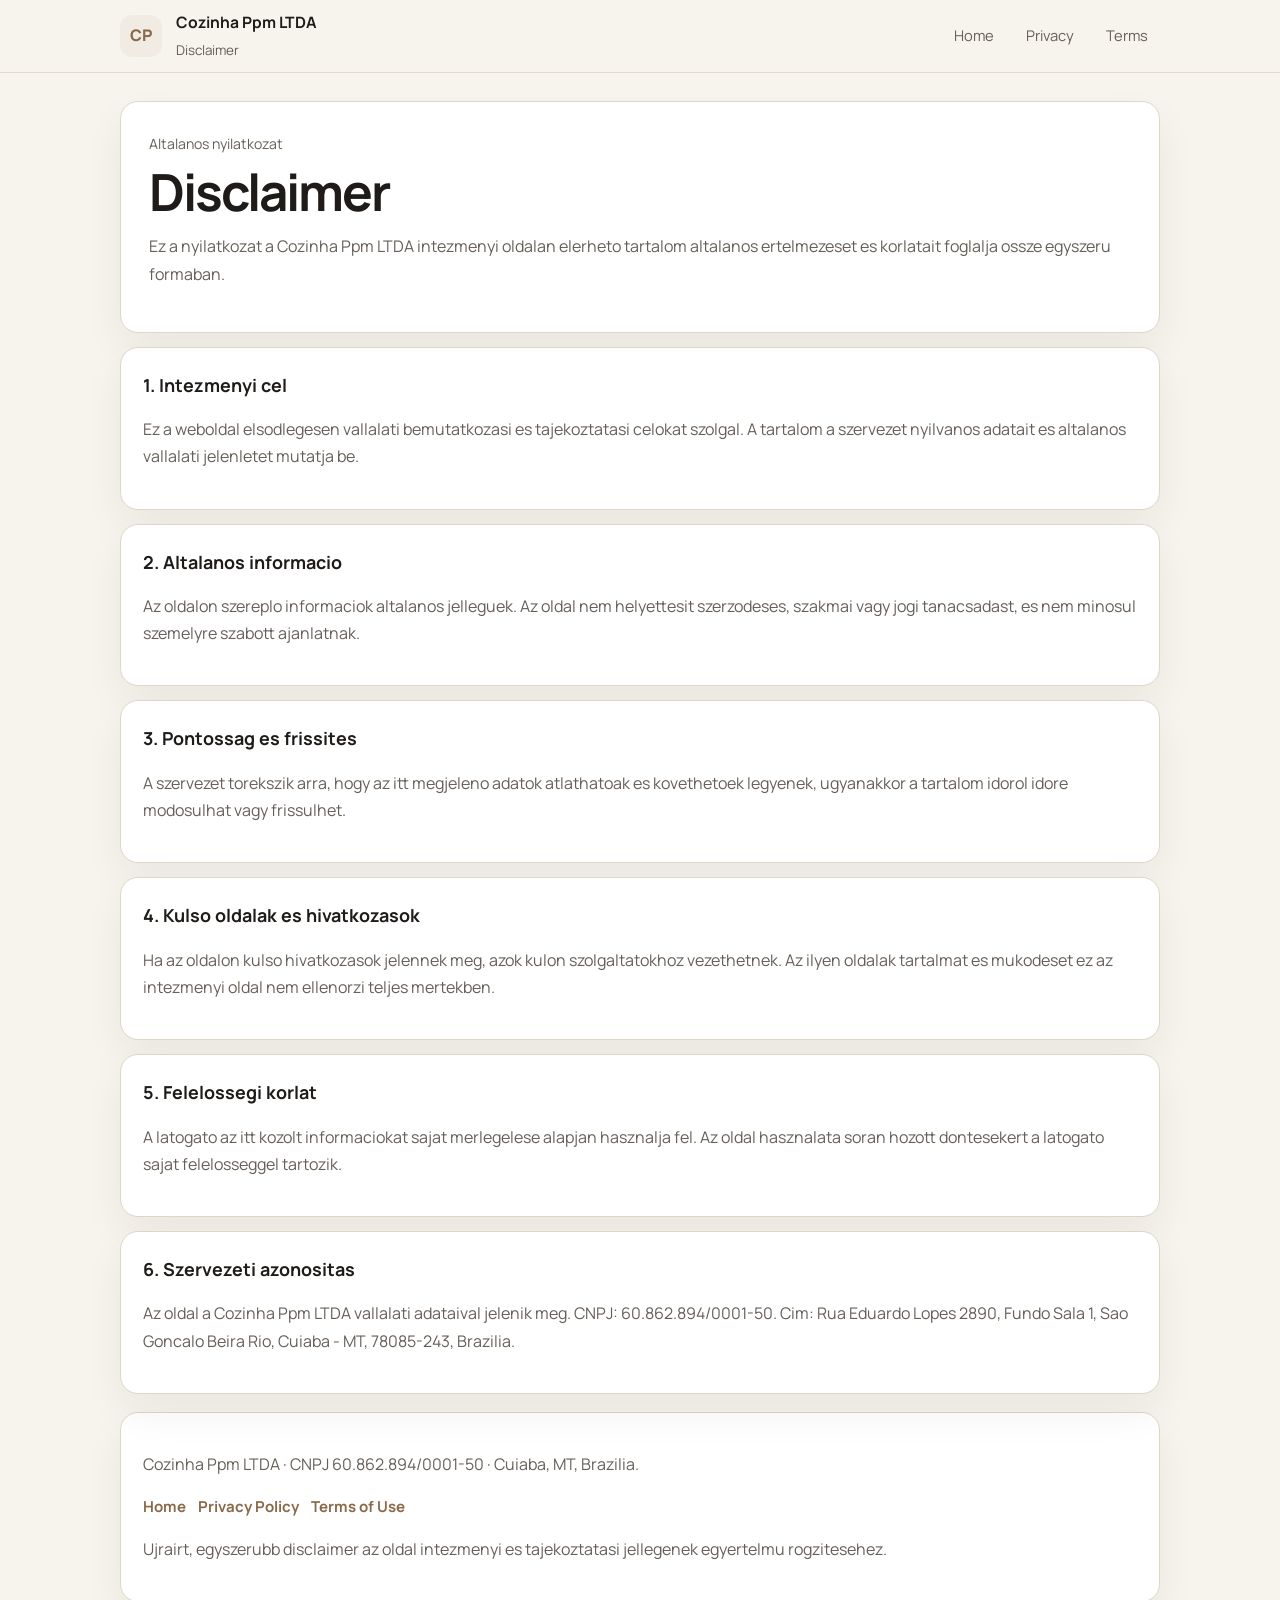
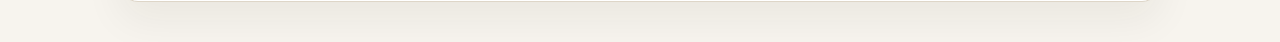
<file: pre/disclaimer.html>
<!DOCTYPE html>
<html lang="hu">
<head>
  <meta charset="UTF-8">
  <meta name="viewport" content="width=device-width, initial-scale=1.0">
  <meta name="robots" content="index,follow">
  <title>Disclaimer | Cozinha Ppm LTDA</title>
  <meta name="description" content="Altalanos felelossegi nyilatkozat a Cozinha Ppm LTDA intezmenyi oldalahoz.">
  <link rel="preconnect" href="https://fonts.googleapis.com">
  <link rel="preconnect" href="https://fonts.gstatic.com" crossorigin>
  <link href="https://fonts.googleapis.com/css2?family=Manrope:wght@400;500;600;700;800&display=swap" rel="stylesheet">
  <style>
    :root { --bg:#f7f4ee; --surface:#fff; --surface-alt:#f1ece3; --line:#ded6c8; --text:#1e1b18; --muted:#665f57; --accent:#8a6948; --radius:18px; --shadow:0 18px 40px rgba(33,27,19,.06); --max:1040px; }
    * { box-sizing:border-box; } body { margin:0; font-family:"Manrope",sans-serif; background:var(--bg); color:var(--text); line-height:1.7; }
    a { color:inherit; text-decoration:none; } .page { width:min(calc(100% - 28px),var(--max)); margin:0 auto; padding-bottom:40px; }
    header { position:sticky; top:0; background:rgba(247,244,238,.94); backdrop-filter:blur(10px); border-bottom:1px solid rgba(222,214,200,.85); }
    .topbar { width:min(calc(100% - 28px),var(--max)); margin:0 auto; min-height:72px; display:flex; align-items:center; justify-content:space-between; gap:18px; }
    .brand { display:flex; align-items:center; gap:14px; } .brand-mark { width:42px; height:42px; border-radius:12px; display:grid; place-items:center; background:var(--surface-alt); color:var(--accent); font-weight:800; }
    .brand strong { display:block; font-size:.98rem; } .brand small, .muted { color:var(--muted); font-size:.84rem; } nav { display:flex; gap:8px; flex-wrap:wrap; } nav a { padding:9px 12px; border-radius:999px; color:var(--muted); font-size:.92rem; } nav a:hover { background:var(--surface-alt); color:var(--text); }
    .hero, .block { background:var(--surface); border:1px solid var(--line); border-radius:var(--radius); box-shadow:var(--shadow); }
    .hero { margin-top:28px; padding:28px; } .hero span { color:var(--muted); font-size:.88rem; } h1 { margin:8px 0 10px; font-size:clamp(2rem,4vw,3.3rem); line-height:1.02; letter-spacing:-.04em; }
    .grid { display:grid; gap:14px; margin-top:14px; } .block { padding:22px; } h2 { margin:0 0 10px; font-size:1.12rem; } p, li { color:var(--muted); } ul { margin:0; padding-left:18px; }
    footer { margin-top:18px; padding:22px; background:var(--surface); border:1px solid var(--line); border-radius:var(--radius); box-shadow:var(--shadow); } .footer-links { display:flex; flex-wrap:wrap; gap:12px; margin:10px 0; } .footer-links a { color:var(--accent); font-weight:700; font-size:.94rem; }
  </style>
</head>
<body>
  <header>
    <div class="topbar">
      <div class="brand">
        <div class="brand-mark">CP</div>
        <div><strong>Cozinha Ppm LTDA</strong><small>Disclaimer</small></div>
      </div>
      <nav>
        <a href="index.html">Home</a>
        <a href="privacy.html">Privacy</a>
        <a href="terms.html">Terms</a>
      </nav>
    </div>
  </header>
  <div class="page">
    <section class="hero">
      <span>Altalanos nyilatkozat</span>
      <h1>Disclaimer</h1>
      <p>Ez a nyilatkozat a Cozinha Ppm LTDA intezmenyi oldalan elerheto tartalom altalanos ertelmezeset es korlatait foglalja ossze egyszeru formaban.</p>
    </section>
    <div class="grid">
      <section class="block">
        <h2>1. Intezmenyi cel</h2>
        <p>Ez a weboldal elsodlegesen vallalati bemutatkozasi es tajekoztatasi celokat szolgal. A tartalom a szervezet nyilvanos adatait es altalanos vallalati jelenletet mutatja be.</p>
      </section>
      <section class="block">
        <h2>2. Altalanos informacio</h2>
        <p>Az oldalon szereplo informaciok altalanos jelleguek. Az oldal nem helyettesit szerzodeses, szakmai vagy jogi tanacsadast, es nem minosul szemelyre szabott ajanlatnak.</p>
      </section>
      <section class="block">
        <h2>3. Pontossag es frissites</h2>
        <p>A szervezet torekszik arra, hogy az itt megjeleno adatok atlathatoak es kovethetoek legyenek, ugyanakkor a tartalom idorol idore modosulhat vagy frissulhet.</p>
      </section>
      <section class="block">
        <h2>4. Kulso oldalak es hivatkozasok</h2>
        <p>Ha az oldalon kulso hivatkozasok jelennek meg, azok kulon szolgaltatokhoz vezethetnek. Az ilyen oldalak tartalmat es mukodeset ez az intezmenyi oldal nem ellenorzi teljes mertekben.</p>
      </section>
      <section class="block">
        <h2>5. Felelossegi korlat</h2>
        <p>A latogato az itt kozolt informaciokat sajat merlegelese alapjan hasznalja fel. Az oldal hasznalata soran hozott dontesekert a latogato sajat felelosseggel tartozik.</p>
      </section>
      <section class="block">
        <h2>6. Szervezeti azonositas</h2>
        <p>Az oldal a Cozinha Ppm LTDA vallalati adataival jelenik meg. CNPJ: 60.862.894/0001-50. Cim: Rua Eduardo Lopes 2890, Fundo Sala 1, Sao Goncalo Beira Rio, Cuiaba - MT, 78085-243, Brazilia.</p>
      </section>
    </div>
    <footer>
      <p>Cozinha Ppm LTDA · CNPJ 60.862.894/0001-50 · Cuiaba, MT, Brazilia.</p>
      <div class="footer-links">
        <a href="index.html">Home</a>
        <a href="privacy.html">Privacy Policy</a>
        <a href="terms.html">Terms of Use</a>
      </div>
      <p>Ujrairt, egyszerubb disclaimer az oldal intezmenyi es tajekoztatasi jellegenek egyertelmu rogzitesehez.</p>
    </footer>
  </div>
</body>
</html>
</file>
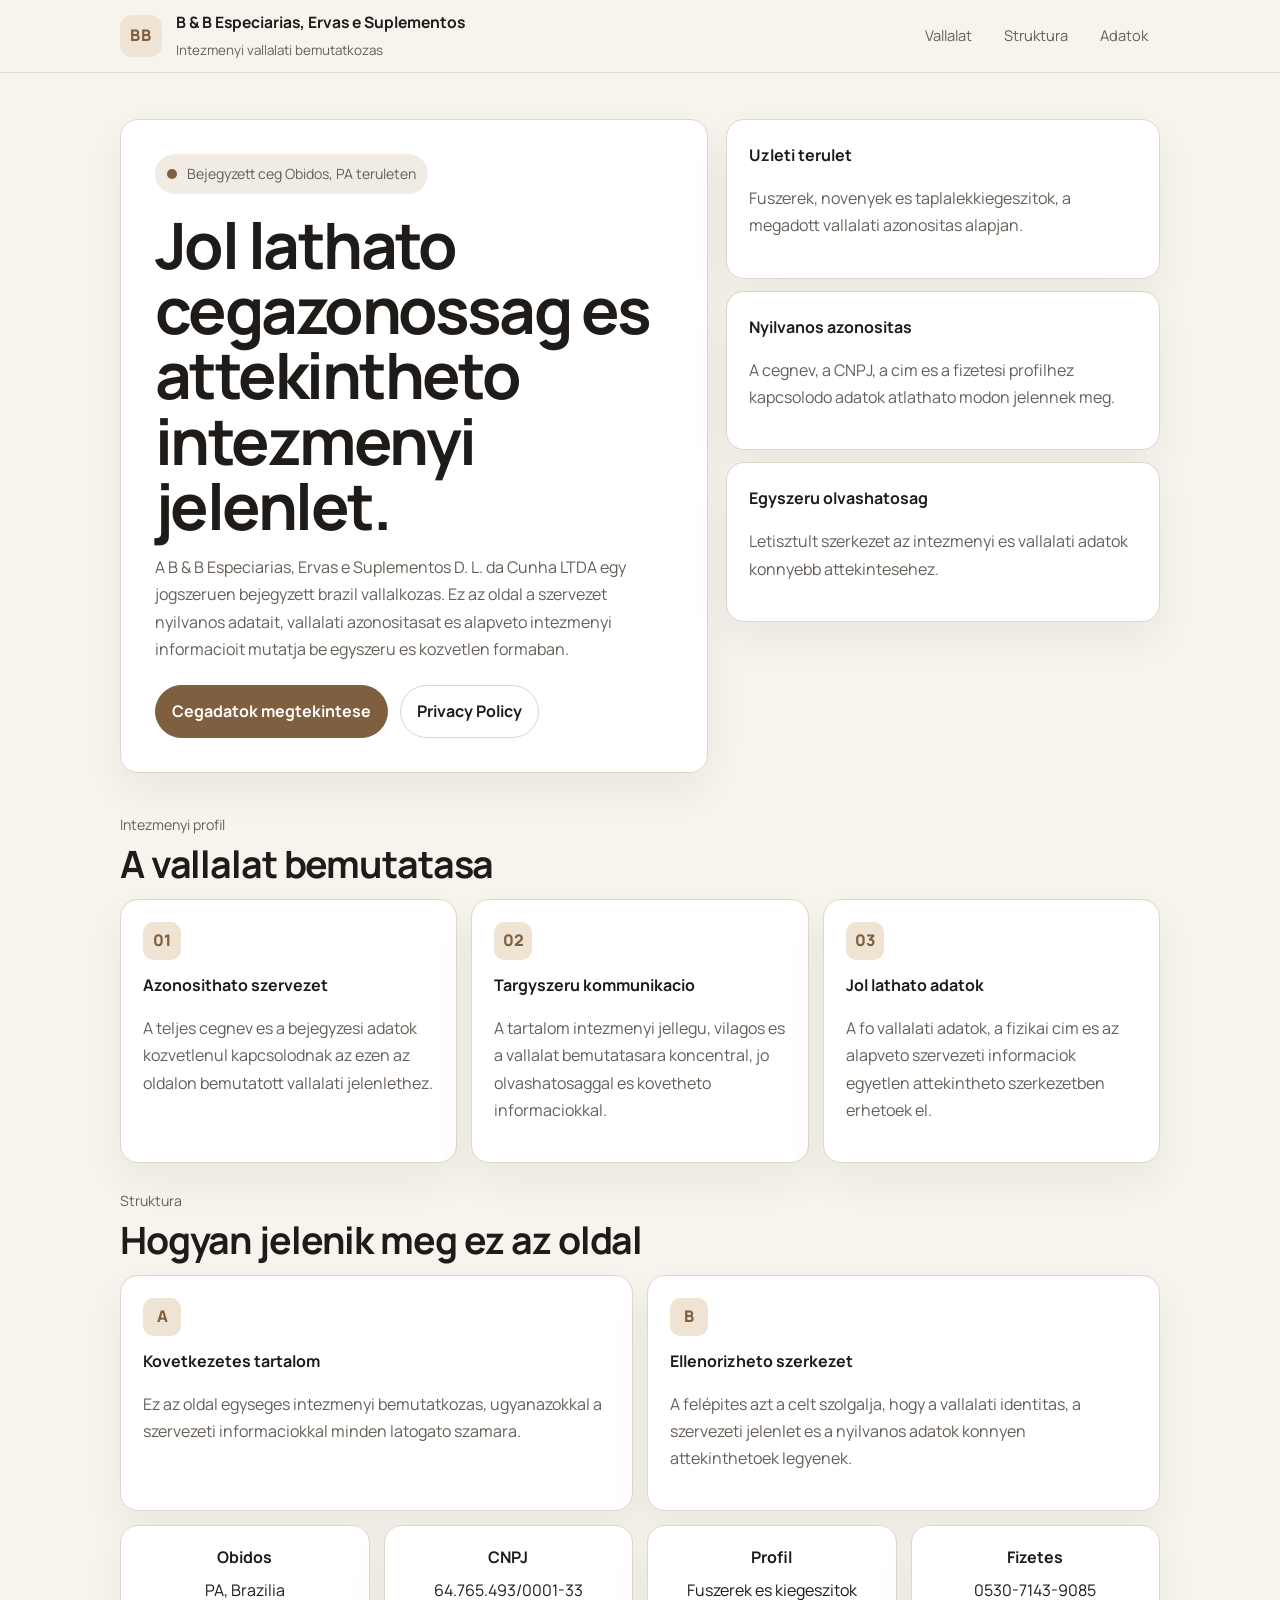
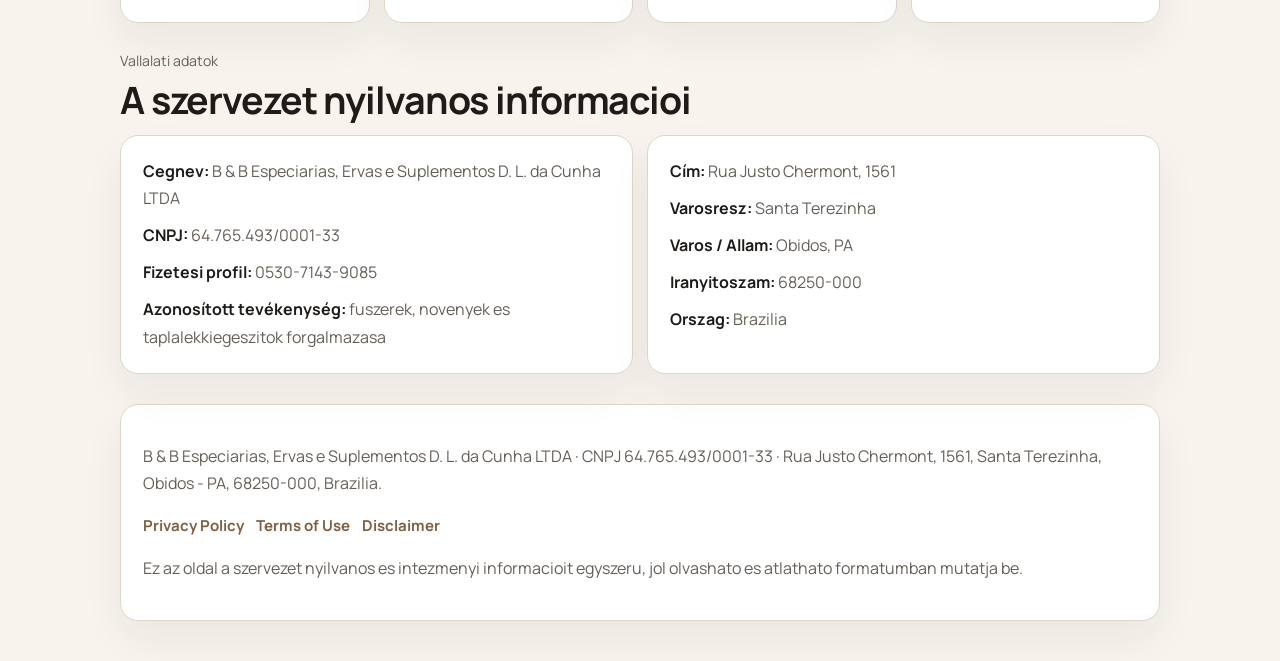
<file: pre/pre.html>
<!DOCTYPE html>
<html lang="hu">
<head>
  <meta charset="UTF-8">
  <meta name="viewport" content="width=device-width, initial-scale=1.0">
  <meta name="robots" content="index,follow">
  <title>B &amp; B Especiarias, Ervas e Suplementos | Intezmenyi bemutatkozas</title>
  <meta name="description" content="A B &amp; B Especiarias, Ervas e Suplementos D. L. da Cunha LTDA intezmenyi oldala, jol lathato cegadatokkal es attekintheto vallalati jelenlettel Obidos, PA teruleten.">
  <link rel="preconnect" href="https://fonts.googleapis.com">
  <link rel="preconnect" href="https://fonts.gstatic.com" crossorigin>
  <link href="https://fonts.googleapis.com/css2?family=Manrope:wght@400;500;600;700;800&display=swap" rel="stylesheet">
  <style>
    :root {
      --bg: #f7f4ee;
      --surface: #ffffff;
      --surface-alt: #f1ece3;
      --line: #ded6c8;
      --text: #1e1b18;
      --muted: #665f57;
      --accent: #7f5f3f;
      --accent-soft: #efe4d4;
      --radius: 18px;
      --shadow: 0 18px 40px rgba(33, 27, 19, 0.06);
      --max: 1040px;
    }

    * { box-sizing: border-box; }
    html { scroll-behavior: smooth; }
    body {
      margin: 0;
      font-family: "Manrope", sans-serif;
      background: var(--bg);
      color: var(--text);
      line-height: 1.7;
    }

    a {
      color: inherit;
      text-decoration: none;
    }

    .page {
      width: min(calc(100% - 28px), var(--max));
      margin: 0 auto;
      padding-bottom: 40px;
    }

    header {
      position: sticky;
      top: 0;
      z-index: 20;
      background: rgba(247, 244, 238, 0.94);
      backdrop-filter: blur(10px);
      border-bottom: 1px solid rgba(222, 214, 200, 0.85);
    }

    .topbar {
      width: min(calc(100% - 28px), var(--max));
      margin: 0 auto;
      min-height: 72px;
      display: flex;
      align-items: center;
      justify-content: space-between;
      gap: 18px;
    }

    .brand {
      display: flex;
      align-items: center;
      gap: 14px;
      min-width: 0;
    }

    .brand-mark {
      width: 42px;
      height: 42px;
      border-radius: 12px;
      display: grid;
      place-items: center;
      background: var(--accent-soft);
      color: var(--accent);
      font-weight: 800;
      letter-spacing: 0.04em;
    }

    .brand strong {
      display: block;
      font-size: 0.98rem;
    }

    .brand small {
      color: var(--muted);
      font-size: 0.84rem;
    }

    nav {
      display: flex;
      flex-wrap: wrap;
      gap: 8px;
    }

    nav a {
      padding: 9px 12px;
      border-radius: 999px;
      color: var(--muted);
      font-size: 0.92rem;
    }

    nav a:hover {
      background: var(--surface-alt);
      color: var(--text);
    }

    .hero {
      padding: 46px 0 26px;
      display: grid;
      grid-template-columns: 1.15fr 0.85fr;
      gap: 18px;
      align-items: start;
    }

    .panel, .card {
      background: var(--surface);
      border: 1px solid var(--line);
      border-radius: var(--radius);
      box-shadow: var(--shadow);
    }

    .hero-main {
      padding: 34px;
    }

    .eyebrow {
      display: inline-flex;
      align-items: center;
      gap: 10px;
      padding: 8px 12px;
      border-radius: 999px;
      background: var(--surface-alt);
      color: var(--muted);
      font-size: 0.88rem;
    }

    .dot {
      width: 10px;
      height: 10px;
      border-radius: 50%;
      background: var(--accent);
    }

    h1 {
      margin: 18px 0 14px;
      font-size: clamp(2.2rem, 5vw, 4rem);
      line-height: 1.02;
      letter-spacing: -0.04em;
      max-width: 12ch;
    }

    .hero-main p,
    .card p,
    .summary p,
    footer p,
    li {
      color: var(--muted);
    }

    .actions {
      display: flex;
      flex-wrap: wrap;
      gap: 12px;
      margin-top: 22px;
    }

    .button {
      display: inline-flex;
      align-items: center;
      justify-content: center;
      padding: 12px 16px;
      border-radius: 999px;
      font-weight: 700;
      border: 1px solid var(--line);
    }

    .button.primary {
      background: var(--accent);
      color: #fff;
      border-color: var(--accent);
    }

    .hero-side {
      display: grid;
      gap: 12px;
    }

    .summary {
      padding: 22px;
    }

    .summary strong {
      display: block;
      margin-bottom: 6px;
      font-size: 1rem;
    }

    section {
      padding: 12px 0;
    }

    .section-head {
      margin-bottom: 14px;
    }

    .section-head span {
      color: var(--muted);
      font-size: 0.88rem;
    }

    h2 {
      margin: 6px 0 0;
      font-size: clamp(1.55rem, 3vw, 2.35rem);
      line-height: 1.08;
      letter-spacing: -0.03em;
    }

    .grid-3, .grid-2, .facts-grid {
      display: grid;
      gap: 14px;
    }

    .grid-3 { grid-template-columns: repeat(3, minmax(0, 1fr)); }
    .grid-2 { grid-template-columns: repeat(2, minmax(0, 1fr)); }
    .facts-grid { grid-template-columns: repeat(4, minmax(0, 1fr)); }

    .card {
      padding: 22px;
    }

    .icon {
      width: 38px;
      height: 38px;
      border-radius: 10px;
      display: grid;
      place-items: center;
      background: var(--accent-soft);
      color: var(--accent);
      font-weight: 800;
      margin-bottom: 12px;
    }

    .card h3 {
      margin: 0 0 10px;
      font-size: 1rem;
    }

    .facts {
      list-style: none;
      margin: 0;
      padding: 0;
    }

    .facts li + li {
      margin-top: 10px;
    }

    .facts strong {
      color: var(--text);
    }

    .mini {
      padding: 18px;
      text-align: center;
    }

    .mini strong {
      display: block;
      margin-bottom: 5px;
      font-size: 1rem;
      color: var(--text);
    }

    footer {
      margin-top: 18px;
      padding: 22px;
    }

    .footer-links {
      display: flex;
      flex-wrap: wrap;
      gap: 12px;
      margin: 10px 0;
    }

    .footer-links a {
      color: var(--accent);
      font-weight: 700;
      font-size: 0.94rem;
    }

    @media (max-width: 920px) {
      .hero,
      .grid-3,
      .grid-2,
      .facts-grid {
        grid-template-columns: 1fr;
      }

      .topbar {
        padding: 10px 0;
        align-items: flex-start;
        flex-direction: column;
      }
    }
  </style>
</head>
<body>
  <header>
    <div class="topbar">
      <div class="brand">
        <div class="brand-mark">BB</div>
        <div>
          <strong>B &amp; B Especiarias, Ervas e Suplementos</strong>
          <small>Intezmenyi vallalati bemutatkozas</small>
        </div>
      </div>
      <nav>
        <a href="#vallalat">Vallalat</a>
        <a href="#struktura">Struktura</a>
        <a href="#adatok">Adatok</a>
      </nav>
    </div>
  </header>

  <div class="page">
    <main>
      <section class="hero">
        <article class="panel hero-main">
          <div class="eyebrow">
            <span class="dot"></span>
            Bejegyzett ceg Obidos, PA teruleten
          </div>
          <h1>Jol lathato cegazonossag es attekintheto intezmenyi jelenlet.</h1>
          <p>A B &amp; B Especiarias, Ervas e Suplementos D. L. da Cunha LTDA egy jogszeruen bejegyzett brazil vallalkozas. Ez az oldal a szervezet nyilvanos adatait, vallalati azonositasat es alapveto intezmenyi informacioit mutatja be egyszeru es kozvetlen formaban.</p>
          <div class="actions">
            <a class="button primary" href="#adatok">Cegadatok megtekintese</a>
            <a class="button" href="privacy.html">Privacy Policy</a>
          </div>
        </article>

        <aside class="hero-side">
          <div class="panel summary">
            <strong>Uzleti terulet</strong>
            <p>Fuszerek, novenyek es taplalekkiegeszitok, a megadott vallalati azonositas alapjan.</p>
          </div>
          <div class="panel summary">
            <strong>Nyilvanos azonositas</strong>
            <p>A cegnev, a CNPJ, a cim es a fizetesi profilhez kapcsolodo adatok atlathato modon jelennek meg.</p>
          </div>
          <div class="panel summary">
            <strong>Egyszeru olvashatosag</strong>
            <p>Letisztult szerkezet az intezmenyi es vallalati adatok konnyebb attekintesehez.</p>
          </div>
        </aside>
      </section>

      <section id="vallalat">
        <div class="section-head">
          <span>Intezmenyi profil</span>
          <h2>A vallalat bemutatasa</h2>
        </div>
        <div class="grid-3">
          <article class="card">
            <div class="icon">01</div>
            <h3>Azonosithato szervezet</h3>
            <p>A teljes cegnev es a bejegyzesi adatok kozvetlenul kapcsolodnak az ezen az oldalon bemutatott vallalati jelenlethez.</p>
          </article>
          <article class="card">
            <div class="icon">02</div>
            <h3>Targyszeru kommunikacio</h3>
            <p>A tartalom intezmenyi jellegu, vilagos es a vallalat bemutatasara koncentral, jo olvashatosaggal es kovetheto informaciokkal.</p>
          </article>
          <article class="card">
            <div class="icon">03</div>
            <h3>Jol lathato adatok</h3>
            <p>A fo vallalati adatok, a fizikai cim es az alapveto szervezeti informaciok egyetlen attekintheto szerkezetben erhetoek el.</p>
          </article>
        </div>
      </section>

      <section id="struktura">
        <div class="section-head">
          <span>Struktura</span>
          <h2>Hogyan jelenik meg ez az oldal</h2>
        </div>
        <div class="grid-2">
          <article class="card">
            <div class="icon">A</div>
            <h3>Kovetkezetes tartalom</h3>
            <p>Ez az oldal egyseges intezmenyi bemutatkozas, ugyanazokkal a szervezeti informaciokkal minden latogato szamara.</p>
          </article>
          <article class="card">
            <div class="icon">B</div>
            <h3>Ellenorizheto szerkezet</h3>
            <p>A felépites azt a celt szolgalja, hogy a vallalati identitas, a szervezeti jelenlet es a nyilvanos adatok konnyen attekinthetoek legyenek.</p>
          </article>
        </div>
        <div class="facts-grid" style="margin-top:14px;">
          <div class="panel mini"><strong>Obidos</strong><span>PA, Brazilia</span></div>
          <div class="panel mini"><strong>CNPJ</strong><span>64.765.493/0001-33</span></div>
          <div class="panel mini"><strong>Profil</strong><span>Fuszerek es kiegeszitok</span></div>
          <div class="panel mini"><strong>Fizetes</strong><span>0530-7143-9085</span></div>
        </div>
      </section>

      <section id="adatok">
        <div class="section-head">
          <span>Vallalati adatok</span>
          <h2>A szervezet nyilvanos informacioi</h2>
        </div>
        <div class="grid-2">
          <article class="card">
            <ul class="facts">
              <li><strong>Cegnev:</strong> B &amp; B Especiarias, Ervas e Suplementos D. L. da Cunha LTDA</li>
              <li><strong>CNPJ:</strong> 64.765.493/0001-33</li>
              <li><strong>Fizetesi profil:</strong> 0530-7143-9085</li>
              <li><strong>Azonosított tevékenység:</strong> fuszerek, novenyek es taplalekkiegeszitok forgalmazasa</li>
            </ul>
          </article>
          <article class="card">
            <ul class="facts">
              <li><strong>Cím:</strong> Rua Justo Chermont, 1561</li>
              <li><strong>Varosresz:</strong> Santa Terezinha</li>
              <li><strong>Varos / Allam:</strong> Obidos, PA</li>
              <li><strong>Iranyitoszam:</strong> 68250-000</li>
              <li><strong>Orszag:</strong> Brazilia</li>
            </ul>
          </article>
        </div>
      </section>
    </main>

    <footer class="panel">
      <p>B &amp; B Especiarias, Ervas e Suplementos D. L. da Cunha LTDA · CNPJ 64.765.493/0001-33 · Rua Justo Chermont, 1561, Santa Terezinha, Obidos - PA, 68250-000, Brazilia.</p>
      <div class="footer-links">
        <a href="privacy.html">Privacy Policy</a>
        <a href="terms.html">Terms of Use</a>
        <a href="disclaimer.html">Disclaimer</a>
      </div>
      <p>Ez az oldal a szervezet nyilvanos es intezmenyi informacioit egyszeru, jol olvashato es atlathato formatumban mutatja be.</p>
    </footer>
  </div>
</body>
</html>
</file>
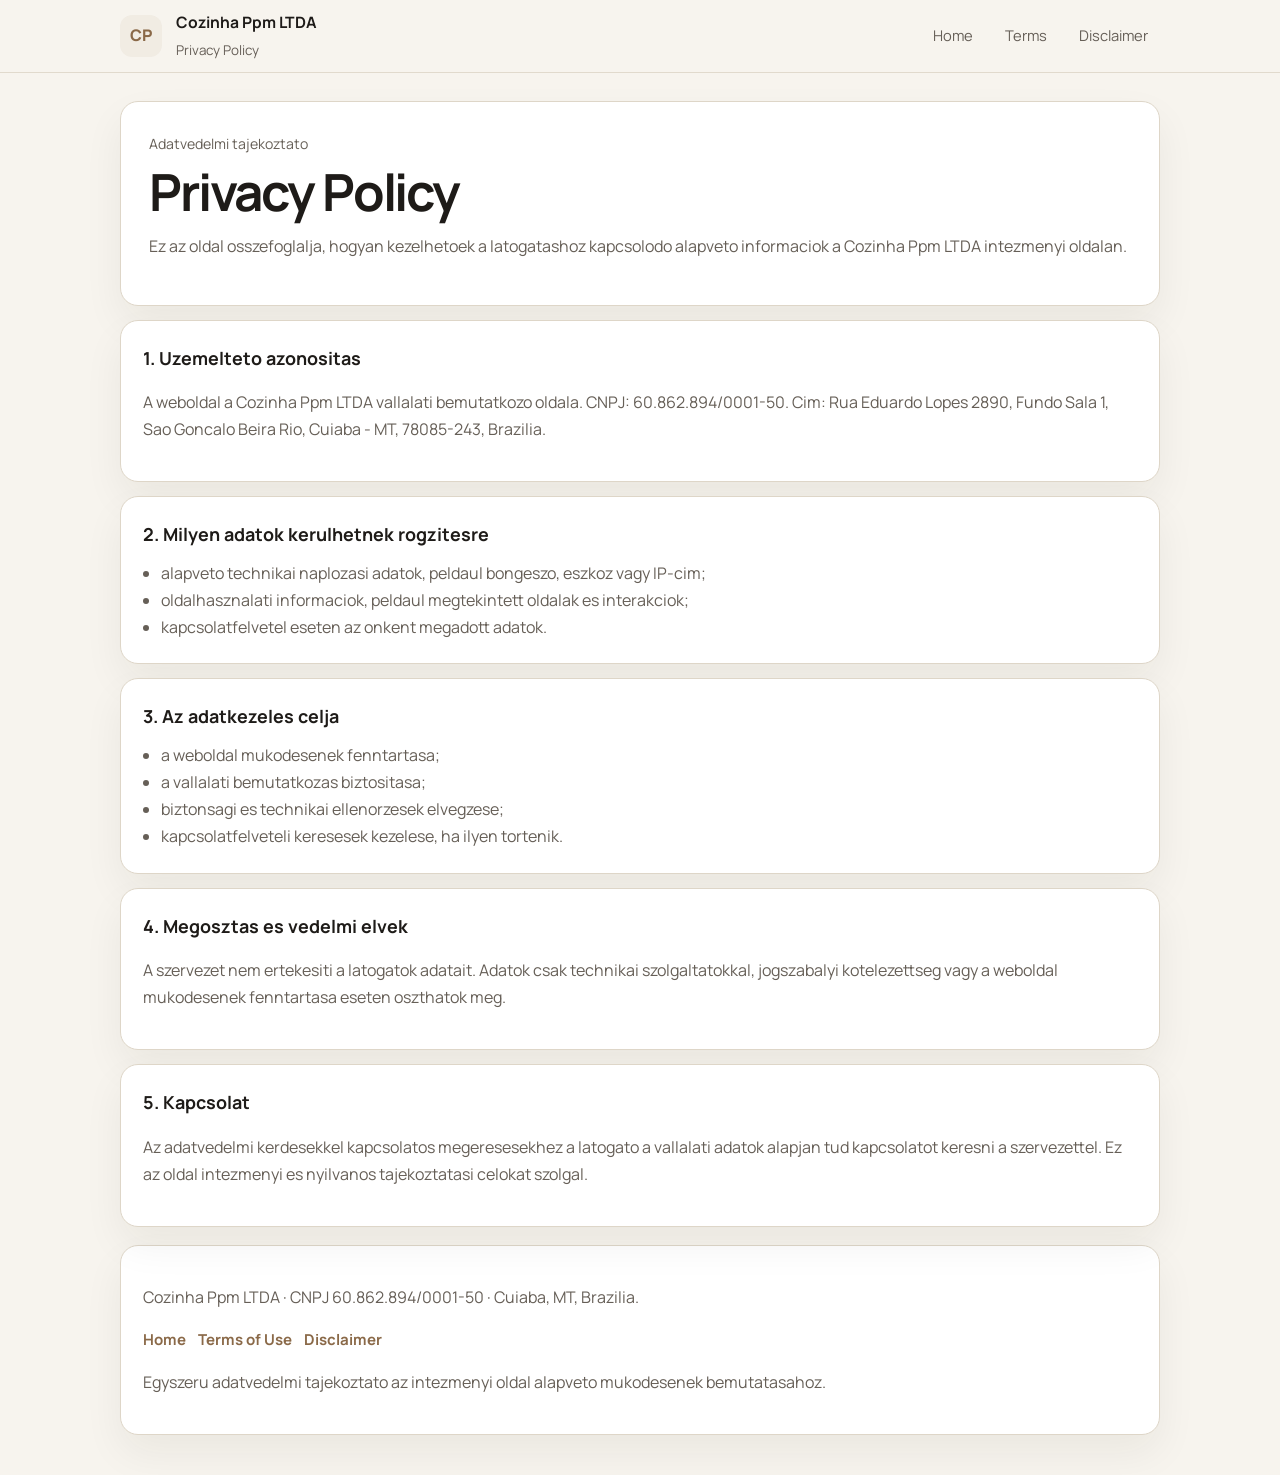
<file: pre/privacy.html>
<!DOCTYPE html>
<html lang="hu">
<head>
  <meta charset="UTF-8">
  <meta name="viewport" content="width=device-width, initial-scale=1.0">
  <meta name="robots" content="index,follow">
  <title>Privacy Policy | Cozinha Ppm LTDA</title>
  <meta name="description" content="Adatvedelmi tajekoztato a Cozinha Ppm LTDA oldalahoz.">
  <link rel="preconnect" href="https://fonts.googleapis.com">
  <link rel="preconnect" href="https://fonts.gstatic.com" crossorigin>
  <link href="https://fonts.googleapis.com/css2?family=Manrope:wght@400;500;600;700;800&display=swap" rel="stylesheet">
  <style>
    :root { --bg:#f7f4ee; --surface:#fff; --surface-alt:#f1ece3; --line:#ded6c8; --text:#1e1b18; --muted:#665f57; --accent:#8a6948; --radius:18px; --shadow:0 18px 40px rgba(33,27,19,.06); --max:1040px; }
    * { box-sizing:border-box; } body { margin:0; font-family:"Manrope",sans-serif; background:var(--bg); color:var(--text); line-height:1.7; }
    a { color:inherit; text-decoration:none; } .page { width:min(calc(100% - 28px),var(--max)); margin:0 auto; padding-bottom:40px; }
    header { position:sticky; top:0; background:rgba(247,244,238,.94); backdrop-filter:blur(10px); border-bottom:1px solid rgba(222,214,200,.85); }
    .topbar { width:min(calc(100% - 28px),var(--max)); margin:0 auto; min-height:72px; display:flex; align-items:center; justify-content:space-between; gap:18px; }
    .brand { display:flex; align-items:center; gap:14px; } .brand-mark { width:42px; height:42px; border-radius:12px; display:grid; place-items:center; background:var(--surface-alt); color:var(--accent); font-weight:800; }
    .brand strong { display:block; font-size:.98rem; } .brand small, .muted { color:var(--muted); font-size:.84rem; } nav { display:flex; gap:8px; flex-wrap:wrap; } nav a { padding:9px 12px; border-radius:999px; color:var(--muted); font-size:.92rem; } nav a:hover { background:var(--surface-alt); color:var(--text); }
    .hero, .block { background:var(--surface); border:1px solid var(--line); border-radius:var(--radius); box-shadow:var(--shadow); }
    .hero { margin-top:28px; padding:28px; } .hero span { color:var(--muted); font-size:.88rem; } h1 { margin:8px 0 10px; font-size:clamp(2rem,4vw,3.3rem); line-height:1.02; letter-spacing:-.04em; }
    .grid { display:grid; gap:14px; margin-top:14px; } .block { padding:22px; } h2 { margin:0 0 10px; font-size:1.12rem; } p, li { color:var(--muted); } ul { margin:0; padding-left:18px; }
    footer { margin-top:18px; padding:22px; background:var(--surface); border:1px solid var(--line); border-radius:var(--radius); box-shadow:var(--shadow); } .footer-links { display:flex; flex-wrap:wrap; gap:12px; margin:10px 0; } .footer-links a { color:var(--accent); font-weight:700; font-size:.94rem; }
  </style>
</head>
<body>
  <header>
    <div class="topbar">
      <div class="brand">
        <div class="brand-mark">CP</div>
        <div><strong>Cozinha Ppm LTDA</strong><small>Privacy Policy</small></div>
      </div>
      <nav>
        <a href="index.html">Home</a>
        <a href="terms.html">Terms</a>
        <a href="disclaimer.html">Disclaimer</a>
      </nav>
    </div>
  </header>
  <div class="page">
    <section class="hero">
      <span>Adatvedelmi tajekoztato</span>
      <h1>Privacy Policy</h1>
      <p>Ez az oldal osszefoglalja, hogyan kezelhetoek a latogatashoz kapcsolodo alapveto informaciok a Cozinha Ppm LTDA intezmenyi oldalan.</p>
    </section>
    <div class="grid">
      <section class="block">
        <h2>1. Uzemelteto azonositas</h2>
        <p>A weboldal a Cozinha Ppm LTDA vallalati bemutatkozo oldala. CNPJ: 60.862.894/0001-50. Cim: Rua Eduardo Lopes 2890, Fundo Sala 1, Sao Goncalo Beira Rio, Cuiaba - MT, 78085-243, Brazilia.</p>
      </section>
      <section class="block">
        <h2>2. Milyen adatok kerulhetnek rogzitesre</h2>
        <ul>
          <li>alapveto technikai naplozasi adatok, peldaul bongeszo, eszkoz vagy IP-cim;</li>
          <li>oldalhasznalati informaciok, peldaul megtekintett oldalak es interakciok;</li>
          <li>kapcsolatfelvetel eseten az onkent megadott adatok.</li>
        </ul>
      </section>
      <section class="block">
        <h2>3. Az adatkezeles celja</h2>
        <ul>
          <li>a weboldal mukodesenek fenntartasa;</li>
          <li>a vallalati bemutatkozas biztositasa;</li>
          <li>biztonsagi es technikai ellenorzesek elvegzese;</li>
          <li>kapcsolatfelveteli keresesek kezelese, ha ilyen tortenik.</li>
        </ul>
      </section>
      <section class="block">
        <h2>4. Megosztas es vedelmi elvek</h2>
        <p>A szervezet nem ertekesiti a latogatok adatait. Adatok csak technikai szolgaltatokkal, jogszabalyi kotelezettseg vagy a weboldal mukodesenek fenntartasa eseten oszthatok meg.</p>
      </section>
      <section class="block">
        <h2>5. Kapcsolat</h2>
        <p>Az adatvedelmi kerdesekkel kapcsolatos megeresesekhez a latogato a vallalati adatok alapjan tud kapcsolatot keresni a szervezettel. Ez az oldal intezmenyi es nyilvanos tajekoztatasi celokat szolgal.</p>
      </section>
    </div>
    <footer>
      <p>Cozinha Ppm LTDA · CNPJ 60.862.894/0001-50 · Cuiaba, MT, Brazilia.</p>
      <div class="footer-links">
        <a href="index.html">Home</a>
        <a href="terms.html">Terms of Use</a>
        <a href="disclaimer.html">Disclaimer</a>
      </div>
      <p>Egyszeru adatvedelmi tajekoztato az intezmenyi oldal alapveto mukodesenek bemutatasahoz.</p>
    </footer>
  </div>
</body>
</html>
</file>
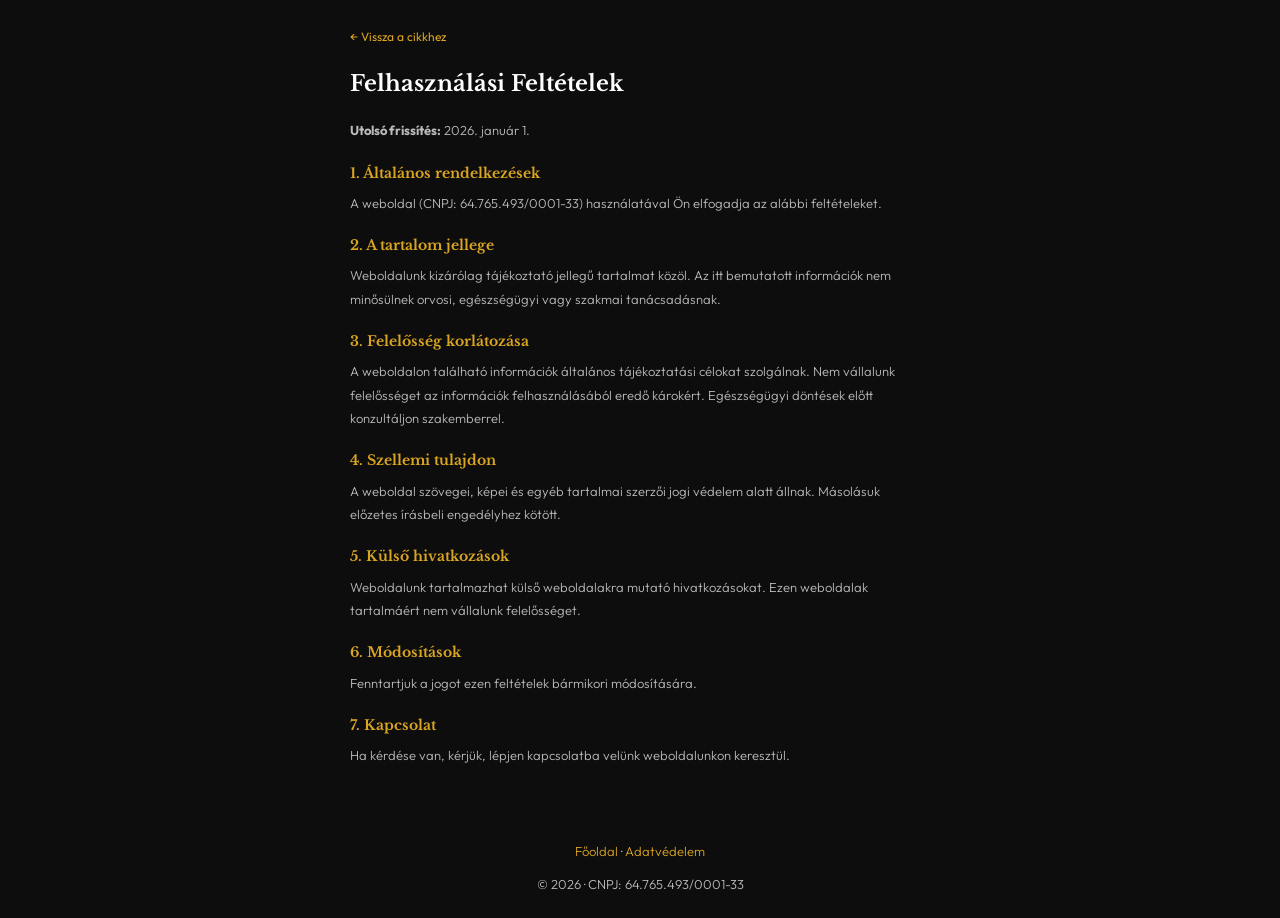
<file: pre/terms.html>
<!DOCTYPE html>
<html lang="hu">
<head>
<meta charset="UTF-8">
<meta name="viewport" content="width=device-width, initial-scale=1.0">
<title>Felhasználási Feltételek</title>
<link rel="preconnect" href="https://fonts.googleapis.com">
<link rel="preconnect" href="https://fonts.gstatic.com" crossorigin>
<link href="https://fonts.googleapis.com/css2?family=Libre+Baskerville:wght@400;700&family=Outfit:wght@300;400&display=swap" rel="stylesheet">
<style>
*{margin:0;padding:0;box-sizing:border-box}
body{font-family:'Outfit',sans-serif;background:#0d0d0d;color:#e0e0e0;line-height:1.8;font-size:14px}
.w{max-width:620px;margin:0 auto;padding:24px 20px 50px}
h1{font-family:'Libre Baskerville',serif;font-size:22px;color:#fff;margin-bottom:16px}
h2{font-family:'Libre Baskerville',serif;font-size:14px;color:#daa520;margin:18px 0 6px}
p{margin-bottom:10px;font-weight:300;font-size:13px;color:#bbb}
a{color:#daa520;text-decoration:none}a:hover{text-decoration:underline}
.back{display:inline-block;margin-bottom:16px;font-size:12px;color:#daa520}
footer{max-width:620px;margin:0 auto;padding:12px 20px;text-align:center;font-size:8px;color:#444}
</style>
</head>
<body>
<div class="w">
<a href="index.html" class="back">&larr; Vissza a cikkhez</a>
<h1>Felhasználási Feltételek</h1>
<p><strong>Utolsó frissítés:</strong> 2026. január 1.</p>

<h2>1. Általános rendelkezések</h2>
<p>A weboldal (CNPJ: 64.765.493/0001-33) használatával Ön elfogadja az alábbi feltételeket.</p>

<h2>2. A tartalom jellege</h2>
<p>Weboldalunk kizárólag tájékoztató jellegű tartalmat közöl. Az itt bemutatott információk nem minősülnek orvosi, egészségügyi vagy szakmai tanácsadásnak.</p>

<h2>3. Felelősség korlátozása</h2>
<p>A weboldalon található információk általános tájékoztatási célokat szolgálnak. Nem vállalunk felelősséget az információk felhasználásából eredő károkért. Egészségügyi döntések előtt konzultáljon szakemberrel.</p>

<h2>4. Szellemi tulajdon</h2>
<p>A weboldal szövegei, képei és egyéb tartalmai szerzői jogi védelem alatt állnak. Másolásuk előzetes írásbeli engedélyhez kötött.</p>

<h2>5. Külső hivatkozások</h2>
<p>Weboldalunk tartalmazhat külső weboldalakra mutató hivatkozásokat. Ezen weboldalak tartalmáért nem vállalunk felelősséget.</p>

<h2>6. Módosítások</h2>
<p>Fenntartjuk a jogot ezen feltételek bármikori módosítására.</p>

<h2>7. Kapcsolat</h2>
<p>Ha kérdése van, kérjük, lépjen kapcsolatba velünk weboldalunkon keresztül.</p>
</div>
<footer>
<p><a href="index.html">Főoldal</a> · <a href="privacy.html">Adatvédelem</a></p>
<p style="margin-top:2px">© 2026 · CNPJ: 64.765.493/0001-33</p>
</footer>
</body>
</html>
</file>
